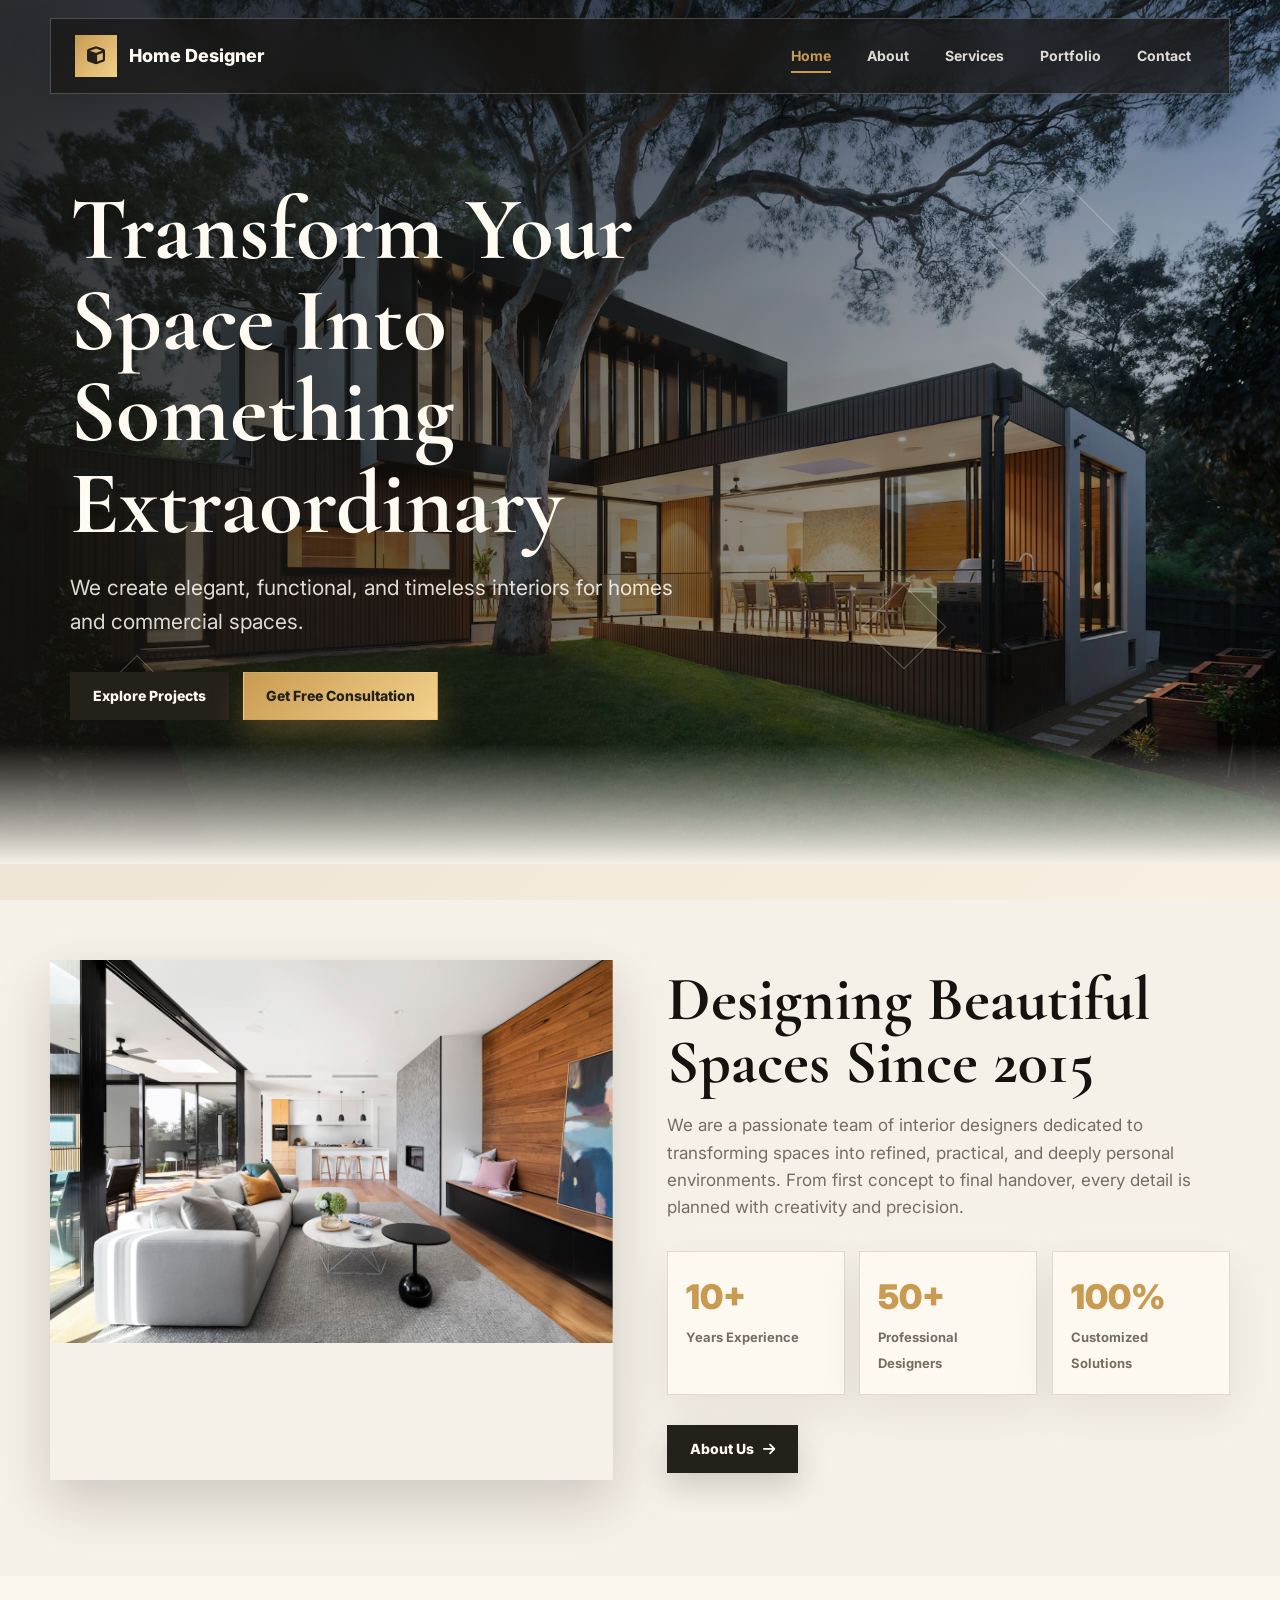
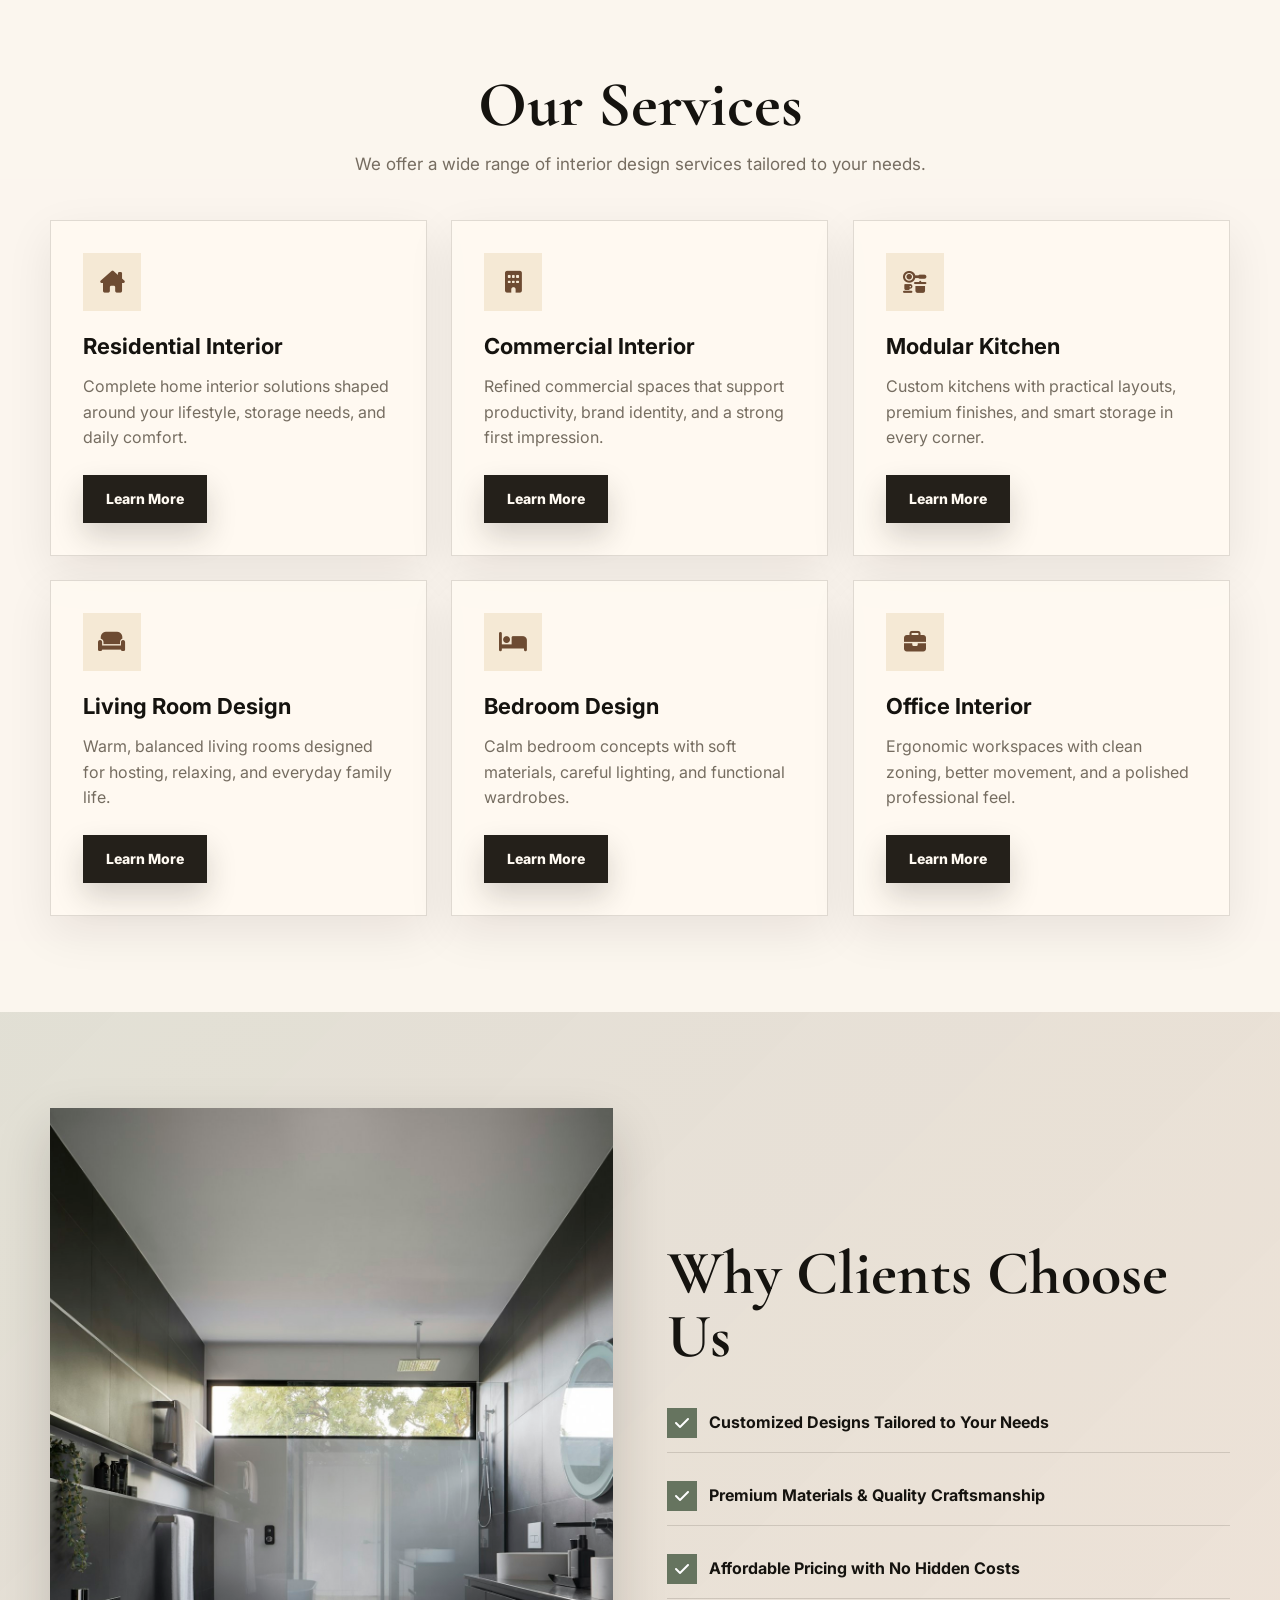
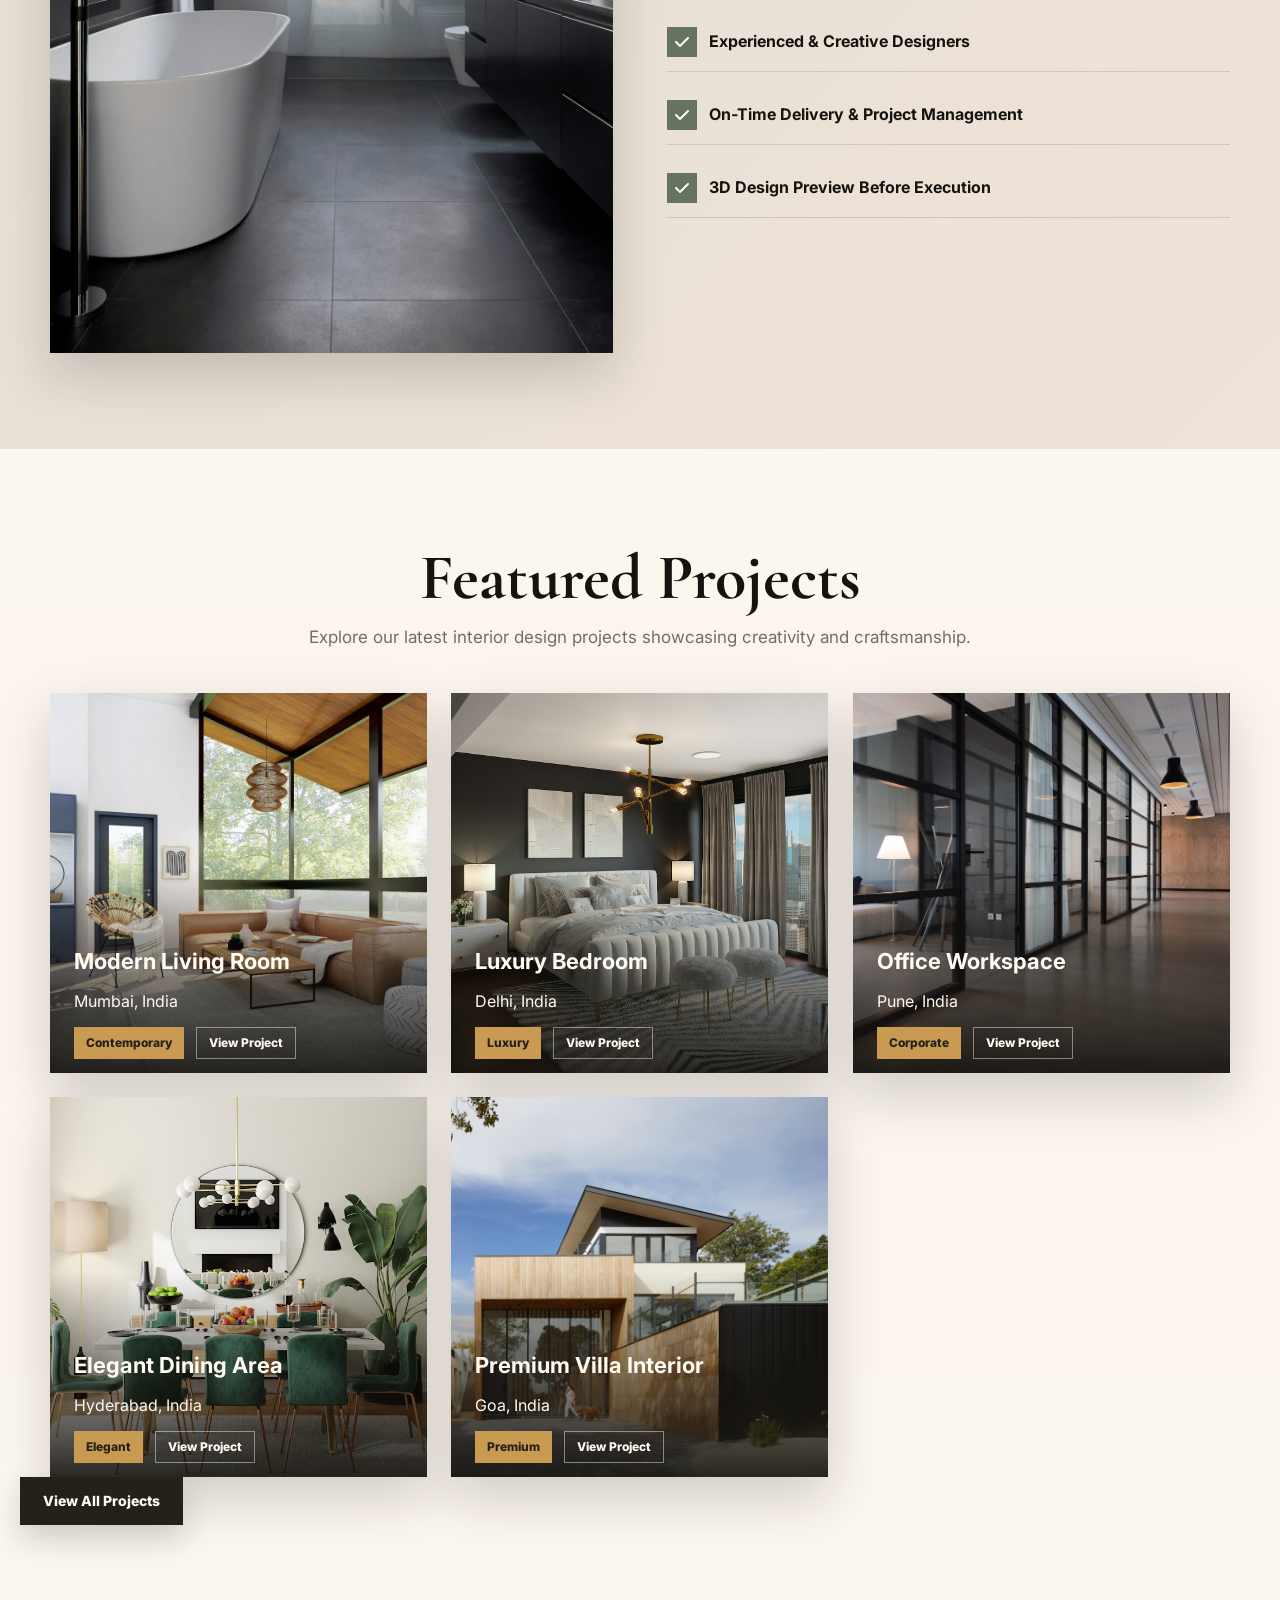
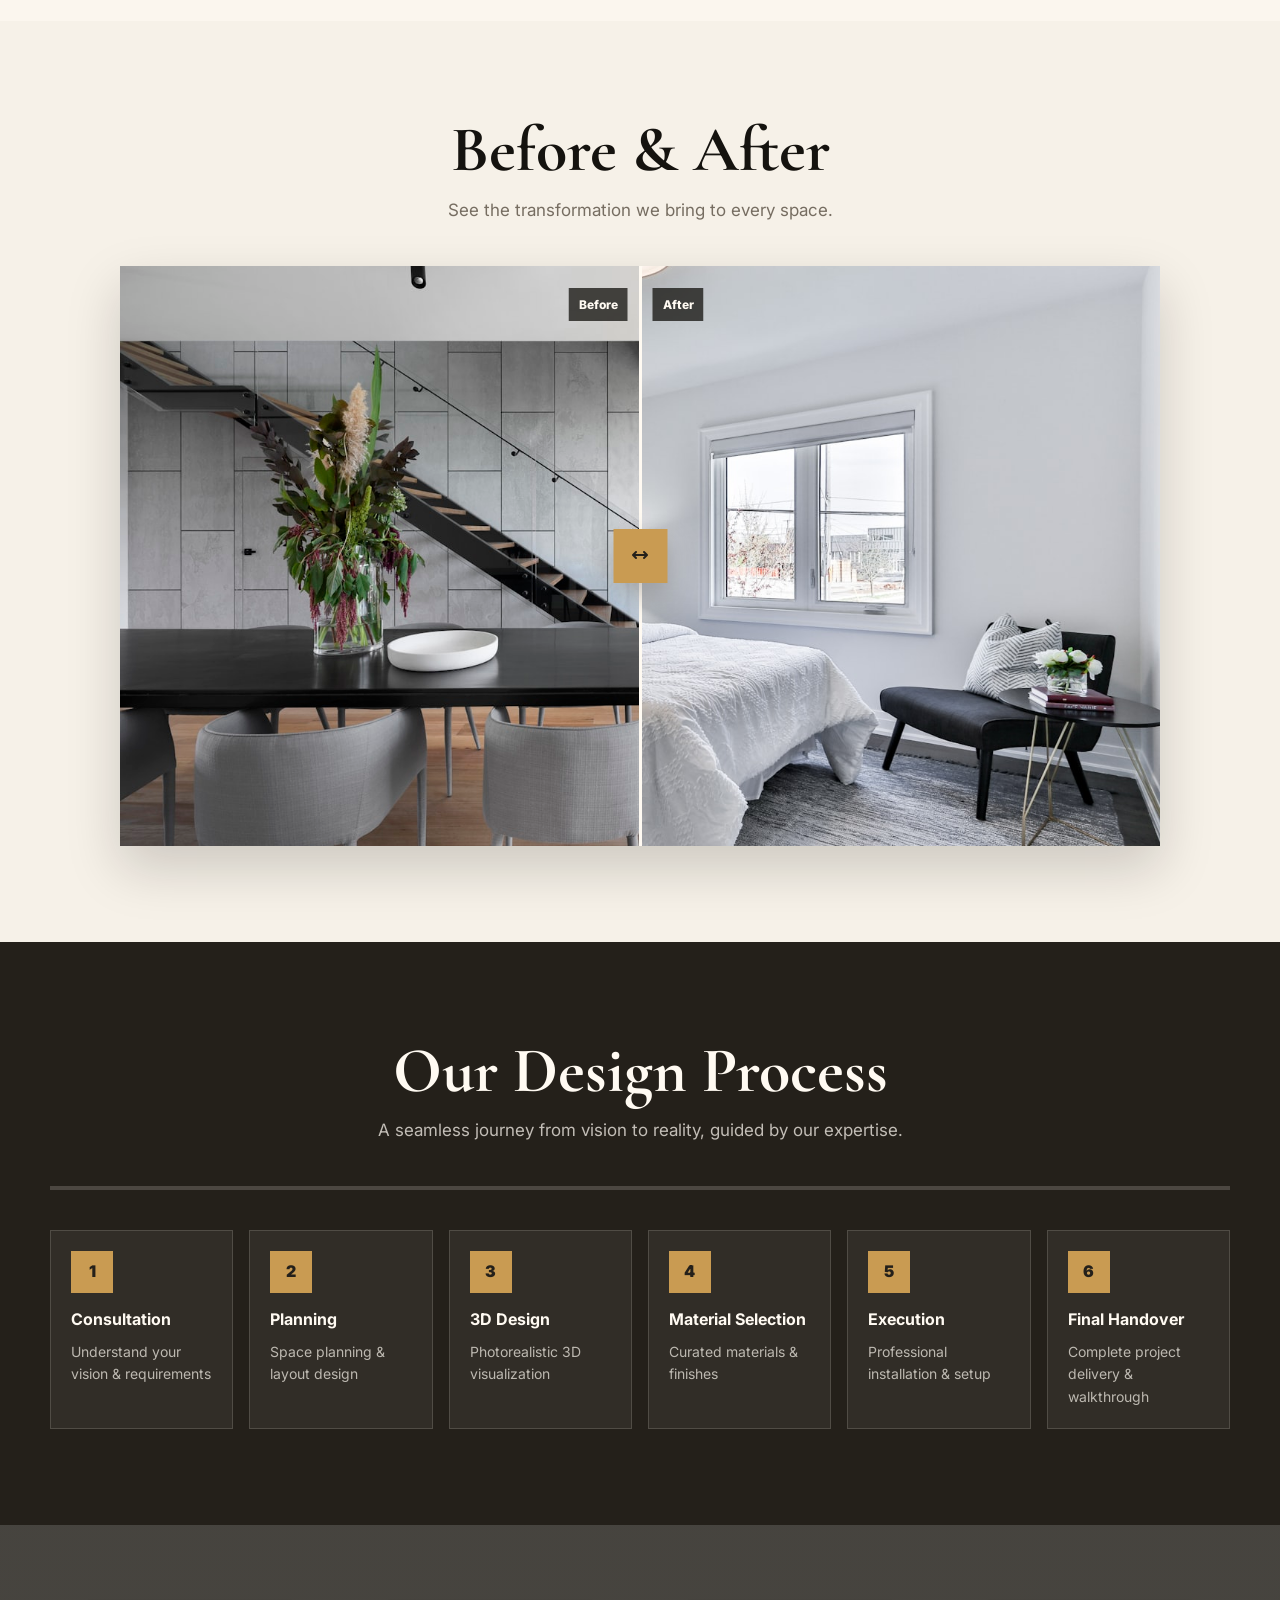
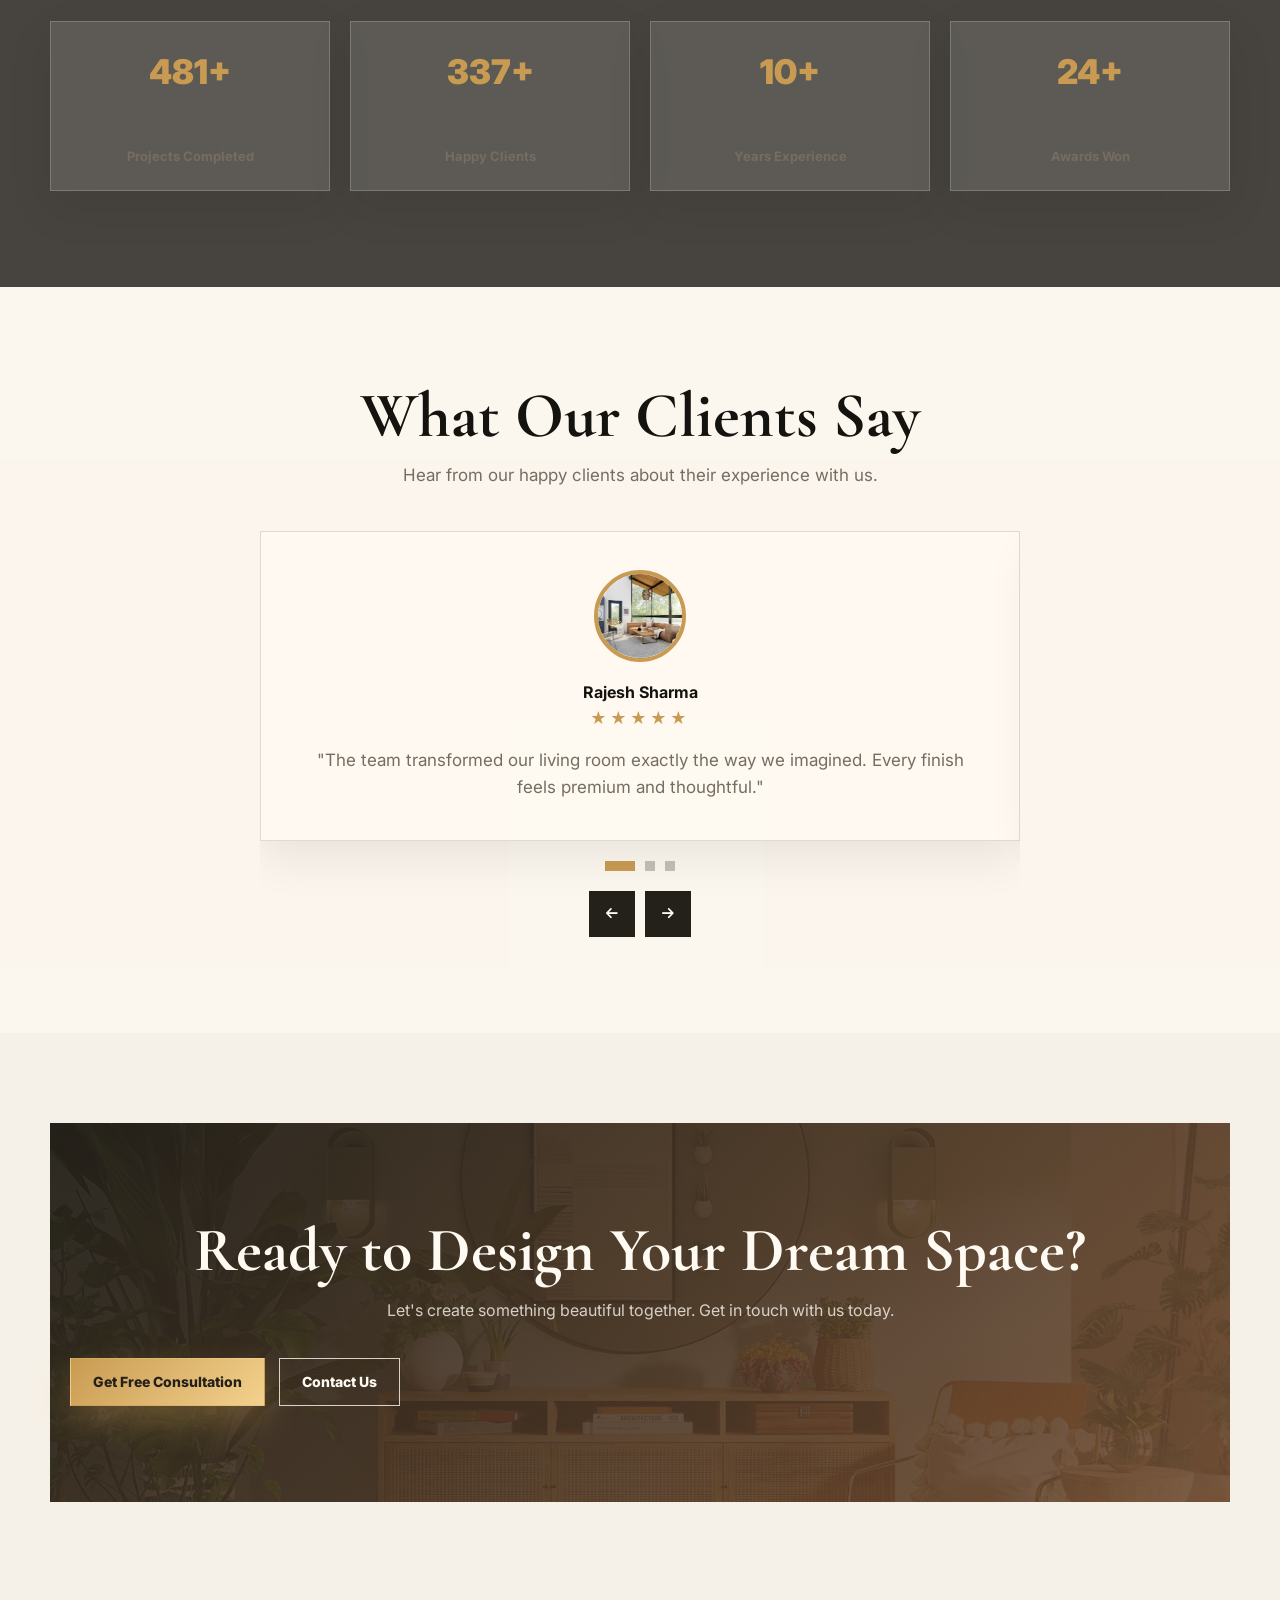
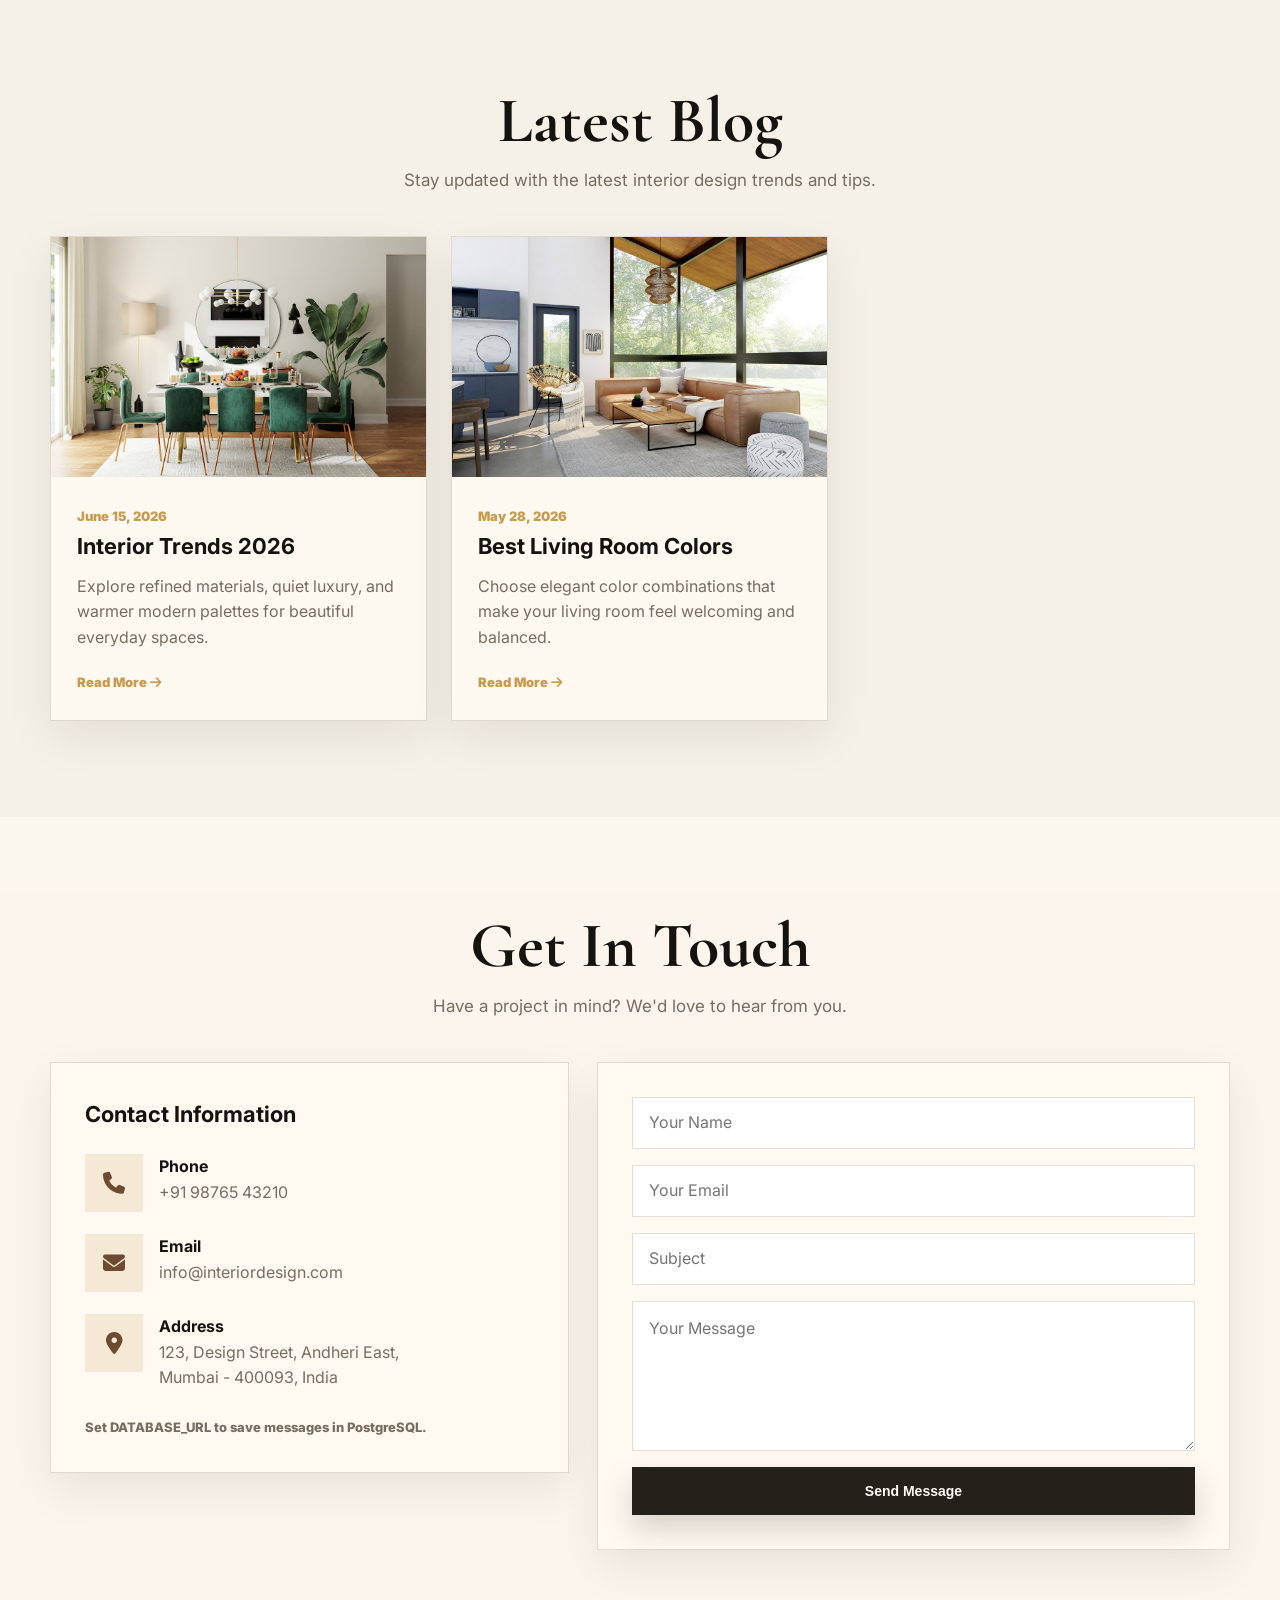
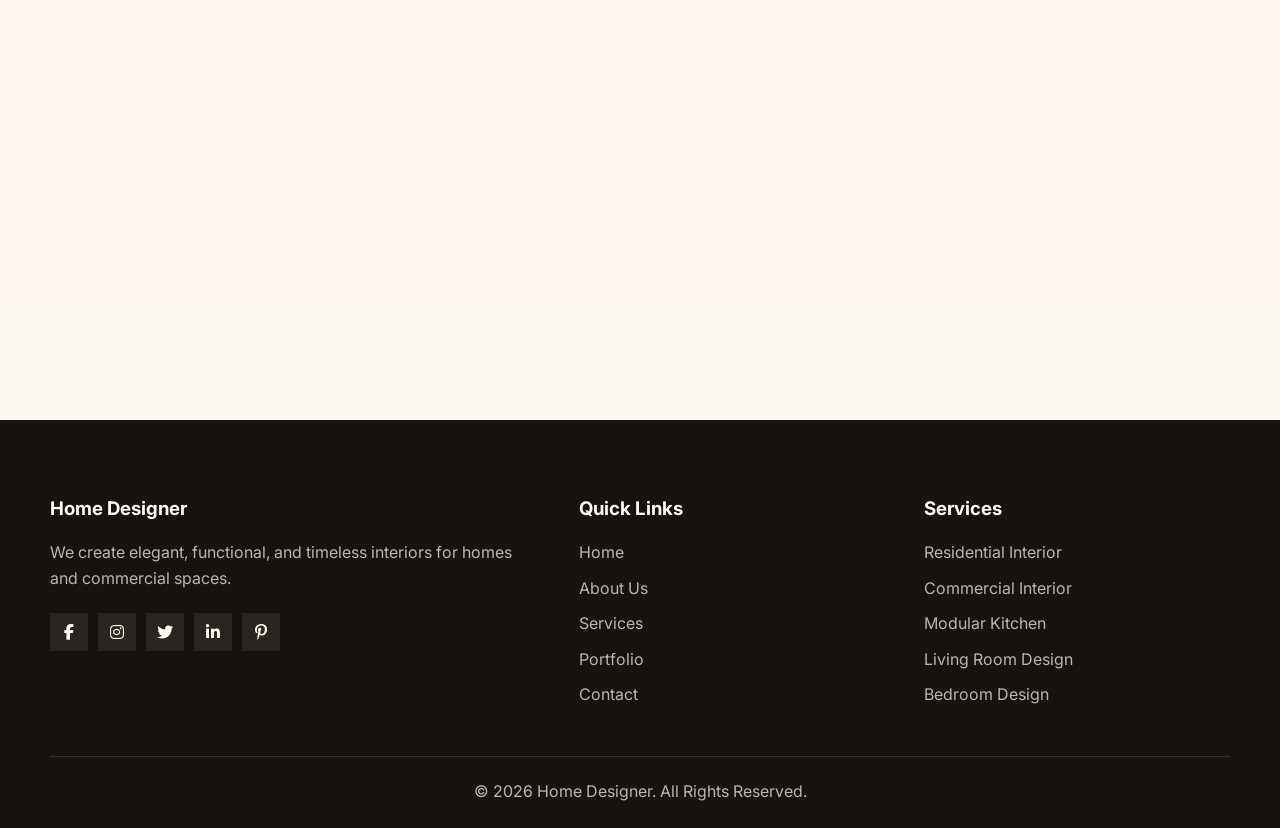
<file: index.html>
<!DOCTYPE html>
<html lang="en">
<head>
    <meta charset="UTF-8">
    <meta name="viewport" content="width=device-width, initial-scale=1.0">
    <title>Home Designer - Premium Interior Design Studio</title>
    <meta name="description" content="Premium interior design services for homes, offices, kitchens, bedrooms, and commercial spaces.">
    <link rel="preconnect" href="https://fonts.googleapis.com">
    <link rel="preconnect" href="https://fonts.gstatic.com" crossorigin>
    <link href="https://fonts.googleapis.com/css2?family=Cormorant+Garamond:wght@600;700&family=Inter:wght@400;500;600;700;800&display=swap" rel="stylesheet">
    <link rel="stylesheet" href="https://cdnjs.cloudflare.com/ajax/libs/font-awesome/6.5.0/css/all.min.css">
    <link rel="stylesheet" href="static/css/style.css">
</head>
<body>
    <div class="animated-bg" aria-hidden="true"></div>

    <header>
        <nav class="navbar" id="navbar">
            <a class="nav-logo" href="#home" aria-label="Home Designer home">
                <span class="logo-mark"><i class="fa-solid fa-cube"></i></span>
                <span class="logo-text">Home Designer</span>
            </a>
            <button class="hamburger" id="hamburger" aria-label="Toggle navigation" aria-expanded="false">
                <span></span>
                <span></span>
                <span></span>
            </button>
            <div class="sidebar-overlay" id="sidebarOverlay"></div>
            <div class="nav-links" id="navLinks">
                <div class="sidebar-header">
                    <div class="sidebar-brand">
                        <span class="logo-mark"><i class="fa-solid fa-cube"></i></span>
                        <div>
                            <span class="logo-text">Home Designer</span>
                            <small>Interior Studio</small>
                        </div>
                    </div>
                    <button class="sidebar-close" id="sidebarClose" aria-label="Close navigation">
                        <i class="fa-solid fa-xmark"></i>
                    </button>
                </div>
                <ul class="nav-links-list">
                    <li><a href="#home" class="active">Home</a></li>
                    <li><a href="#about">About</a></li>
                    <li><a href="#services">Services</a></li>
                    <li><a href="#portfolio">Portfolio</a></li>
                    <li><a href="#contact">Contact</a></li>
                </ul>
            </div>
        </nav>
    </header>

    <main>
        <section class="hero" id="home">
            <div class="floating-element" aria-hidden="true"></div>
            <div class="floating-element" aria-hidden="true"></div>
            <div class="floating-element" aria-hidden="true"></div>
            <div class="hero-content">
                <h1>Transform Your Space Into Something Extraordinary</h1>
                <p>We create elegant, functional, and timeless interiors for homes and commercial spaces.</p>
                <div class="hero-buttons">
                    <a href="#portfolio" class="btn btn-primary">Explore Projects</a>
                    <a href="#contact" class="btn btn-gold">Get Free Consultation</a>
                </div>
            </div>
        </section>

        <section class="about-preview" id="about">
            <div class="split-content animate-on-scroll">
                <div class="media-block animate-slide-left">
                    <img src="static/images/about-preview.jpg" alt="Premium living room interior" loading="lazy">
                </div>
                <div class="copy-block animate-slide-right">
                    <h2>Designing Beautiful Spaces Since 2015</h2>
                    <p>We are a passionate team of interior designers dedicated to transforming spaces into refined, practical, and deeply personal environments. From first concept to final handover, every detail is planned with creativity and precision.</p>
                    <div class="about-stats animate-stagger">
                        <div class="stat-item">
                            <span class="number">10+</span>
                            <span class="label">Years Experience</span>
                        </div>
                        <div class="stat-item">
                            <span class="number">50+</span>
                            <span class="label">Professional Designers</span>
                        </div>
                        <div class="stat-item">
                            <span class="number">100%</span>
                            <span class="label">Customized Solutions</span>
                        </div>
                    </div>
                    <a href="#services" class="btn btn-primary">About Us <i class="fa-solid fa-arrow-right"></i></a>
                </div>
            </div>
        </section>

        <section class="services" id="services">
            <h2 class="section-title animate-on-scroll">Our Services</h2>
            <p class="section-subtitle animate-on-scroll">We offer a wide range of interior design services tailored to your needs.</p>
            <div class="services-grid animate-stagger">
                <article class="service-card">
                        <span class="icon"><i class="fa-solid fa-house-chimney"></i></span>
                        <h3>Residential Interior</h3>
                        <p>Complete home interior solutions shaped around your lifestyle, storage needs, and daily comfort.</p>
                        <a href="#contact" class="btn btn-primary">Learn More</a>
                    </article>
                    <article class="service-card">
                        <span class="icon"><i class="fa-solid fa-building"></i></span>
                        <h3>Commercial Interior</h3>
                        <p>Refined commercial spaces that support productivity, brand identity, and a strong first impression.</p>
                        <a href="#contact" class="btn btn-primary">Learn More</a>
                    </article>
                    <article class="service-card">
                        <span class="icon"><i class="fa-solid fa-kitchen-set"></i></span>
                        <h3>Modular Kitchen</h3>
                        <p>Custom kitchens with practical layouts, premium finishes, and smart storage in every corner.</p>
                        <a href="#contact" class="btn btn-primary">Learn More</a>
                    </article>
                    <article class="service-card">
                        <span class="icon"><i class="fa-solid fa-couch"></i></span>
                        <h3>Living Room Design</h3>
                        <p>Warm, balanced living rooms designed for hosting, relaxing, and everyday family life.</p>
                        <a href="#contact" class="btn btn-primary">Learn More</a>
                    </article>
                    <article class="service-card">
                        <span class="icon"><i class="fa-solid fa-bed"></i></span>
                        <h3>Bedroom Design</h3>
                        <p>Calm bedroom concepts with soft materials, careful lighting, and functional wardrobes.</p>
                        <a href="#contact" class="btn btn-primary">Learn More</a>
                    </article>
                    <article class="service-card">
                        <span class="icon"><i class="fa-solid fa-briefcase"></i></span>
                        <h3>Office Interior</h3>
                        <p>Ergonomic workspaces with clean zoning, better movement, and a polished professional feel.</p>
                        <a href="#contact" class="btn btn-primary">Learn More</a>
                    </article>
            </div>
        </section>

        <section class="why-choose-us">
            <div class="split-content animate-on-scroll">
                <div class="media-block animate-slide-left">
                    <img src="static/images/why-choose-us.jpg" alt="Premium interior craftsmanship" loading="lazy">
                </div>
                <div class="copy-block animate-slide-right">
                    <h2>Why Clients Choose Us</h2>
                    <ul class="features-list animate-stagger">
                        <li><span class="check"><i class="fa-solid fa-check"></i></span> Customized Designs Tailored to Your Needs</li>
                        <li><span class="check"><i class="fa-solid fa-check"></i></span> Premium Materials & Quality Craftsmanship</li>
                        <li><span class="check"><i class="fa-solid fa-check"></i></span> Affordable Pricing with No Hidden Costs</li>
                        <li><span class="check"><i class="fa-solid fa-check"></i></span> Experienced & Creative Designers</li>
                        <li><span class="check"><i class="fa-solid fa-check"></i></span> On-Time Delivery & Project Management</li>
                        <li><span class="check"><i class="fa-solid fa-check"></i></span> 3D Design Preview Before Execution</li>
                    </ul>
                </div>
            </div>
        </section>

        <section class="projects" id="portfolio">
            <h2 class="section-title animate-on-scroll">Featured Projects</h2>
            <p class="section-subtitle animate-on-scroll">Explore our latest interior design projects showcasing creativity and craftsmanship.</p>
            <div class="projects-grid animate-stagger">
                <article class="project-card">
                        <img src="static/images/modern-living-room.jpg" alt="Modern Living Room" loading="lazy">
                        <div class="project-overlay">
                            <h3>Modern Living Room</h3>
                            <p>Mumbai, India</p>
                            <span class="style-tag">Contemporary</span>
                            <span class="view-btn">View Project</span>
                        </div>
                    </article>
                    <article class="project-card">
                        <img src="static/images/luxury-bedroom.jpg" alt="Luxury Bedroom" loading="lazy">
                        <div class="project-overlay">
                            <h3>Luxury Bedroom</h3>
                            <p>Delhi, India</p>
                            <span class="style-tag">Luxury</span>
                            <span class="view-btn">View Project</span>
                        </div>
                    </article>
                    <article class="project-card">
                        <img src="static/images/office-workspace.jpg" alt="Office Workspace" loading="lazy">
                        <div class="project-overlay">
                            <h3>Office Workspace</h3>
                            <p>Pune, India</p>
                            <span class="style-tag">Corporate</span>
                            <span class="view-btn">View Project</span>
                        </div>
                    </article>
                    <article class="project-card">
                        <img src="static/images/elegant-dining-area.jpg" alt="Elegant Dining Area" loading="lazy">
                        <div class="project-overlay">
                            <h3>Elegant Dining Area</h3>
                            <p>Hyderabad, India</p>
                            <span class="style-tag">Elegant</span>
                            <span class="view-btn">View Project</span>
                        </div>
                    </article>
                    <article class="project-card">
                        <img src="static/images/premium-villa-interior.jpg" alt="Premium Villa Interior" loading="lazy">
                        <div class="project-overlay">
                            <h3>Premium Villa Interior</h3>
                            <p>Goa, India</p>
                            <span class="style-tag">Premium</span>
                            <span class="view-btn">View Project</span>
                        </div>
                    </article>
            </div>
            <a href="#contact" class="btn btn-primary animate-on-scroll">View All Projects</a>
        </section>

        <section class="before-after-section">
            <h2 class="section-title animate-on-scroll">Before & After</h2>
            <p class="section-subtitle animate-on-scroll">See the transformation we bring to every space.</p>
            <div class="before-after-container animate-scale" id="beforeAfterSlider">
                <div class="before-after-wrapper">
                    <img src="static/images/before-renovation.jpg" alt="Before renovation" class="before-image" loading="lazy">
                    <img src="static/images/after-renovation.jpg" alt="After renovation" class="after-image" id="afterImage" loading="lazy">
                    <div class="slider-handle" id="sliderHandle">
                        <span class="slider-label before">Before</span>
                        <span class="slider-label after">After</span>
                    </div>
                </div>
            </div>
        </section>

        <section class="design-process">
            <h2 class="section-title animate-on-scroll">Our Design Process</h2>
            <p class="section-subtitle animate-on-scroll">A seamless journey from vision to reality, guided by our expertise.</p>
            <div class="timeline" id="timeline">
                <div class="timeline-progress"><div class="timeline-progress-fill" id="timelineFill"></div></div>
                <article class="timeline-step">
                        <div class="step-number">1</div>
                        <h4>Consultation</h4>
                        <p>Understand your vision & requirements</p>
                    </article>
                    <article class="timeline-step">
                        <div class="step-number">2</div>
                        <h4>Planning</h4>
                        <p>Space planning & layout design</p>
                    </article>
                    <article class="timeline-step">
                        <div class="step-number">3</div>
                        <h4>3D Design</h4>
                        <p>Photorealistic 3D visualization</p>
                    </article>
                    <article class="timeline-step">
                        <div class="step-number">4</div>
                        <h4>Material Selection</h4>
                        <p>Curated materials & finishes</p>
                    </article>
                    <article class="timeline-step">
                        <div class="step-number">5</div>
                        <h4>Execution</h4>
                        <p>Professional installation & setup</p>
                    </article>
                    <article class="timeline-step">
                        <div class="step-number">6</div>
                        <h4>Final Handover</h4>
                        <p>Complete project delivery & walkthrough</p>
                    </article>
            </div>
        </section>

        <section class="stats" id="stats">
            <div class="stats-grid">
                <div class="stat-card animate-on-scroll"><span class="number" data-target="500">0</span><span class="label">Projects Completed</span></div>
                <div class="stat-card animate-on-scroll"><span class="number" data-target="350">0</span><span class="label">Happy Clients</span></div>
                <div class="stat-card animate-on-scroll"><span class="number" data-target="10">0</span><span class="label">Years Experience</span></div>
                <div class="stat-card animate-on-scroll"><span class="number" data-target="25">0</span><span class="label">Awards Won</span></div>
            </div>
        </section>

        <section class="testimonials" id="testimonials">
            <h2 class="section-title animate-on-scroll">What Our Clients Say</h2>
            <p class="section-subtitle animate-on-scroll">Hear from our happy clients about their experience with us.</p>
            <div class="testimonials-slider" id="testimonialSlider">
                <div class="testimonials-track" id="testimonialTrack">
                    <article class="testimonial-card active">
                            <img src="static/images/modern-living-room.jpg" alt="Client Rajesh Sharma" class="client-img" loading="lazy">
                            <h4>Rajesh Sharma</h4>
                            <div class="stars">★★★★★</div>
                            <p class="feedback">"The team transformed our living room exactly the way we imagined. Every finish feels premium and thoughtful."</p>
                        </article>
                        <article class="testimonial-card">
                            <img src="static/images/office-workspace.jpg" alt="Client Priya Patel" class="client-img" loading="lazy">
                            <h4>Priya Patel</h4>
                            <div class="stars">★★★★★</div>
                            <p class="feedback">"Professional, creative, and detail-oriented. Our office now feels sharp, open, and aligned with our brand."</p>
                        </article>
                        <article class="testimonial-card">
                            <img src="static/images/luxury-bedroom.jpg" alt="Client Sunita Reddy" class="client-img" loading="lazy">
                            <h4>Sunita Reddy</h4>
                            <div class="stars">★★★★★</div>
                            <p class="feedback">"Our bedroom finally feels restful and elegant. The material selection was excellent."</p>
                        </article>
                </div>
                <div class="testimonial-dots" id="testimonialDots">
                    <button class="testimonial-dot active" data-index="0" aria-label="Go to testimonial 1"></button>
                    <button class="testimonial-dot" data-index="1" aria-label="Go to testimonial 2"></button>
                    <button class="testimonial-dot" data-index="2" aria-label="Go to testimonial 3"></button>
                </div>
                <div class="testimonial-controls">
                    <button id="prevTestimonial" aria-label="Previous testimonial"><i class="fa-solid fa-arrow-left"></i></button>
                    <button id="nextTestimonial" aria-label="Next testimonial"><i class="fa-solid fa-arrow-right"></i></button>
                </div>
            </div>
        </section>

        <section class="cta-section animate-on-scroll">
            <h2>Ready to Design Your Dream Space?</h2>
            <p>Let's create something beautiful together. Get in touch with us today.</p>
            <div class="cta-buttons">
                <a href="#contact" class="btn btn-gold">Get Free Consultation</a>
                <a href="#contact" class="btn btn-secondary">Contact Us</a>
            </div>
        </section>

        <section class="blog">
            <h2 class="section-title animate-on-scroll">Latest Blog</h2>
            <p class="section-subtitle animate-on-scroll">Stay updated with the latest interior design trends and tips.</p>
            <div class="blog-grid animate-stagger">
                <article class="blog-card">
                        <img src="static/images/elegant-dining-area.jpg" alt="Interior Trends 2026" loading="lazy">
                        <div class="blog-content">
                            <span class="date">June 15, 2026</span>
                            <h3>Interior Trends 2026</h3>
                            <p>Explore refined materials, quiet luxury, and warmer modern palettes for beautiful everyday spaces.</p>
                            <a href="#contact" class="read-more">Read More <i class="fa-solid fa-arrow-right"></i></a>
                        </div>
                    </article>
                    <article class="blog-card">
                        <img src="static/images/modern-living-room.jpg" alt="Best Living Room Colors" loading="lazy">
                        <div class="blog-content">
                            <span class="date">May 28, 2026</span>
                            <h3>Best Living Room Colors</h3>
                            <p>Choose elegant color combinations that make your living room feel welcoming and balanced.</p>
                            <a href="#contact" class="read-more">Read More <i class="fa-solid fa-arrow-right"></i></a>
                        </div>
                    </article>
            </div>
        </section>

        <section class="contact-preview" id="contact">
            <h2 class="section-title animate-on-scroll">Get In Touch</h2>
            <p class="section-subtitle animate-on-scroll">Have a project in mind? We'd love to hear from you.</p>
            <div class="contact-wrapper animate-on-scroll">
                <div class="contact-info">
                    <h3>Contact Information</h3>
                    <div class="contact-detail">
                        <div class="icon"><i class="fa-solid fa-phone"></i></div>
                        <div><h4>Phone</h4><p>+91 98765 43210</p></div>
                    </div>
                    <div class="contact-detail">
                        <div class="icon"><i class="fa-solid fa-envelope"></i></div>
                        <div><h4>Email</h4><p>info@interiordesign.com</p></div>
                    </div>
                    <div class="contact-detail">
                        <div class="icon"><i class="fa-solid fa-location-dot"></i></div>
                        <div><h4>Address</h4><p>123, Design Street, Andheri East,<br>Mumbai - 400093, India</p></div>
                    </div>
                    <p class="db-note">Set DATABASE_URL to save messages in PostgreSQL.</p>
                </div>
                <form class="contact-form" id="contactForm" method="post" action="#contact">
                                        <input type="text" name="name" placeholder="Your Name" required>
                    <input type="email" name="email" placeholder="Your Email" required>
                    <input type="text" name="subject" placeholder="Subject">
                    <textarea name="message" placeholder="Your Message" required></textarea>
                    <button type="submit" class="btn btn-primary" id="submitBtn">Send Message</button>
                </form>
            </div>
            <div class="map-container animate-on-scroll">
                <iframe src="https://www.google.com/maps/embed?pb=!1m18!1m12!1m3!1d114732.5!2d84.3600!3d26.2183!2m3!1f0!2f0!3f0!3m2!1i1024!2i768!4f13.1!3m3!1m2!1s0x39ed5a2f1a3b1234%3A0x0!2zMjbCsDEzJzA1LjkiTiA4NMKwMjEnMzYuMCJF!5e0!3m2!1sen!2sin!4v1" allowfullscreen loading="lazy" title="Home Designer Office Location"></iframe>
            </div>
        </section>
    </main>

    <button id="backToTop" class="back-to-top" aria-label="Back to top"><i class="fa-solid fa-arrow-up"></i></button>

    <footer class="footer animate-on-scroll">
        <div class="footer-grid">
            <div class="footer-col">
                <h3>Home Designer</h3>
                <p>We create elegant, functional, and timeless interiors for homes and commercial spaces.</p>
                <div class="social-links">
                    <a href="#" aria-label="Facebook"><i class="fab fa-facebook-f"></i></a>
                    <a href="#" aria-label="Instagram"><i class="fab fa-instagram"></i></a>
                    <a href="#" aria-label="Twitter"><i class="fab fa-twitter"></i></a>
                    <a href="#" aria-label="LinkedIn"><i class="fab fa-linkedin-in"></i></a>
                    <a href="#" aria-label="Pinterest"><i class="fab fa-pinterest-p"></i></a>
                </div>
            </div>
            <div class="footer-col">
                <h3>Quick Links</h3>
                <ul>
                    <li><a href="#home">Home</a></li>
                    <li><a href="#about">About Us</a></li>
                    <li><a href="#services">Services</a></li>
                    <li><a href="#portfolio">Portfolio</a></li>
                    <li><a href="#contact">Contact</a></li>
                </ul>
            </div>
            <div class="footer-col">
                <h3>Services</h3>
                <ul>
                    <li><a href="#services">Residential Interior</a></li>
                        <li><a href="#services">Commercial Interior</a></li>
                        <li><a href="#services">Modular Kitchen</a></li>
                        <li><a href="#services">Living Room Design</a></li>
                        <li><a href="#services">Bedroom Design</a></li>
                </ul>
            </div>
        </div>
        <div class="footer-bottom">
            <p>© 2026 Home Designer. All Rights Reserved.</p>
        </div>
    </footer>

    <script src="static/js/main.js"></script>
</body>
</html>
</file>
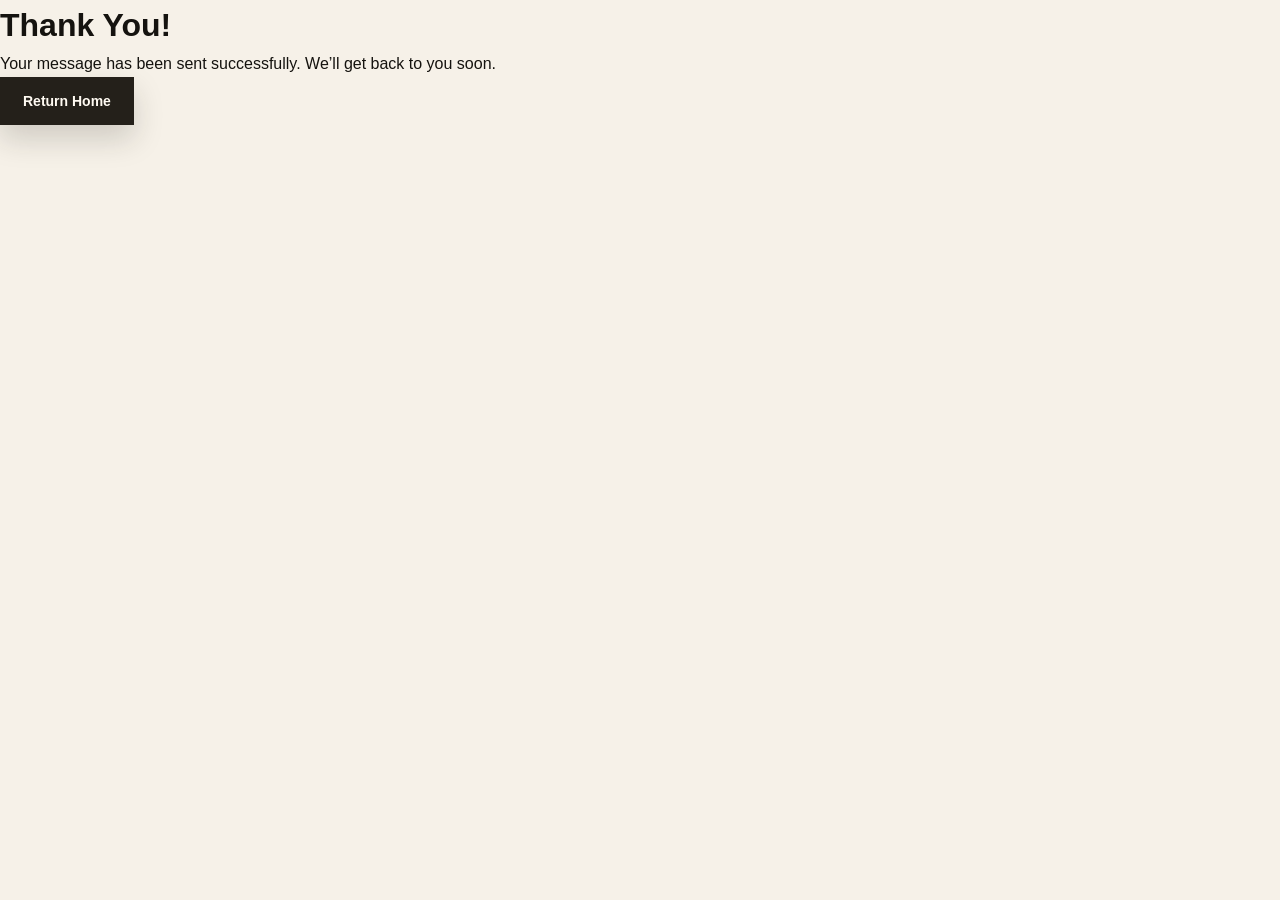
<file: success.html>
<!DOCTYPE html>
<html lang="en">
<head>
    <meta charset="UTF-8">
    <meta name="viewport" content="width=device-width, initial-scale=1.0">
    <title>Message Received | Home Designer</title>
    <meta name="description" content="Thank you for contacting Home Designer. Your message has been received.">
    <meta name="robots" content="noindex, follow">
    <link rel="stylesheet" href="static/css/style.css">
</head>
<body>
    <main class="success-page">
        <div class="success-card">
            <h1>Thank You!</h1>
            <p>Your message has been sent successfully. We’ll get back to you soon.</p>
            <a href="/" class="btn btn-primary">Return Home</a>
        </div>
    </main>
</body>
</html>
</file>
<file: static/css/style.css>
:root {
    --ink: #15130f;
    --charcoal: #24201a;
    --walnut: #6d4b32;
    --gold: #c99b52;
    --sage: #66745f;
    --clay: #b66b52;
    --cream: #f6f1e8;
    --paper: #fffaf2;
    --muted: #766d61;
    --line: rgba(36, 32, 26, 0.14);
    --shadow: 0 22px 50px rgba(21, 19, 15, 0.18);
    --ease-soft: cubic-bezier(0.22, 1, 0.36, 1);
    --ease-smooth: cubic-bezier(0.16, 1, 0.3, 1);
    --ease-out: cubic-bezier(0.33, 1, 0.68, 1);
}

* {
    box-sizing: border-box;
    margin: 0;
    padding: 0;
}

.hidden {
    display: none !important;
}

html {
    scroll-behavior: smooth;
    -webkit-text-size-adjust: 100%;
}

body {
    min-height: 100vh;
    overflow-x: hidden;
    background: var(--cream);
    color: var(--ink);
    font-family: "Inter", Arial, sans-serif;
    line-height: 1.6;
    text-rendering: optimizeLegibility;
    -webkit-font-smoothing: antialiased;
    overscroll-behavior-y: none;
}

body.sidebar-open {
    overflow: hidden;
}

a {
    color: inherit;
    text-decoration: none;
}

img {
    display: block;
    width: 100%;
    height: 100%;
    object-fit: cover;
}

.animated-bg {
    position: fixed;
    inset: 0;
    z-index: -2;
    background:
        radial-gradient(circle at 12% 18%, rgba(102, 116, 95, 0.22), transparent 30%),
        radial-gradient(circle at 85% 8%, rgba(201, 155, 82, 0.22), transparent 28%),
        linear-gradient(135deg, #fffaf2 0%, #eee5d6 42%, #f8f0e2 100%);
}

header {
    position: fixed;
    top: 0;
    left: 0;
    right: 0;
    z-index: 50;
}

.navbar {
    width: min(1180px, calc(100% - 40px));
    height: 76px;
    margin: 18px auto 0;
    padding: 0 24px;
    display: flex;
    align-items: center;
    justify-content: space-between;
    border: 1px solid rgba(255, 255, 255, 0.22);
    background: rgba(21, 19, 15, 0.62);
    color: #fffaf2;
    backdrop-filter: blur(18px);
    box-shadow: 0 18px 44px rgba(0, 0, 0, 0.16);
    transition:
        height 0.45s var(--ease-smooth),
        margin 0.45s var(--ease-smooth),
        background 0.45s var(--ease-smooth),
        box-shadow 0.45s var(--ease-smooth);
}

.navbar.scrolled {
    height: 68px;
    margin-top: 10px;
    background: rgba(21, 19, 15, 0.9);
}

.nav-logo,
.sidebar-brand {
    display: inline-flex;
    align-items: center;
    gap: 12px;
}

.logo-mark {
    width: 42px;
    aspect-ratio: 1;
    display: inline-grid;
    place-items: center;
    background: linear-gradient(135deg, var(--gold), #f2d08c);
    color: var(--charcoal);
    font-size: 18px;
}

.logo-text {
    font-weight: 800;
    font-size: 18px;
}

.nav-links-list {
    display: flex;
    align-items: center;
    gap: 8px;
    list-style: none;
}

.nav-links-list a {
    display: inline-flex;
    align-items: center;
    min-height: 42px;
    padding: 0 14px;
    color: rgba(255, 250, 242, 0.86);
    font-weight: 700;
    font-size: 14px;
    position: relative;
    transition: color 0.3s var(--ease-out);
}

.nav-links-list a::after {
    content: "";
    position: absolute;
    left: 14px;
    right: 14px;
    bottom: 4px;
    height: 2px;
    background: var(--gold);
    transform: scaleX(0);
    transform-origin: center;
    transition: transform 0.35s var(--ease-smooth);
}

.nav-links-list a:hover,
.nav-links-list a.active {
    color: var(--gold);
}

.nav-links-list a:hover::after,
.nav-links-list a.active::after {
    transform: scaleX(1);
}

.hamburger,
.sidebar-close,
.back-to-top,
.testimonial-controls button {
    border: 0;
    cursor: pointer;
    display: inline-grid;
    place-items: center;
}

.hamburger {
    display: none;
    width: 44px;
    aspect-ratio: 1;
    background: rgba(255, 250, 242, 0.12);
}

.hamburger span {
    width: 22px;
    height: 2px;
    background: #fffaf2;
    transition: transform 0.35s var(--ease-smooth), opacity 0.25s ease;
}

.hamburger.active span:nth-child(1) {
    transform: translateY(6px) rotate(45deg);
}

.hamburger.active span:nth-child(2) {
    opacity: 0;
}

.hamburger.active span:nth-child(3) {
    transform: translateY(-6px) rotate(-45deg);
}

.sidebar-header,
.sidebar-overlay {
    display: none;
}

.hero {
    position: relative;
    min-height: 96vh;
    display: grid;
    align-items: center;
    padding: 130px 20px 90px;
    overflow: hidden;
    color: #fffaf2;
    background:
        linear-gradient(90deg, rgba(21, 19, 15, 0.84), rgba(21, 19, 15, 0.54), rgba(21, 19, 15, 0.25)),
        url("../images/hero-bg.jpg") center/cover;
    animation: heroSettle 1.4s var(--ease-smooth) both;
}

.hero::after {
    content: "";
    position: absolute;
    left: 0;
    right: 0;
    bottom: 0;
    height: 120px;
    background: linear-gradient(transparent, var(--cream));
}

.hero-content {
    position: relative;
    z-index: 1;
    width: min(760px, 100%);
    margin-left: max(20px, calc((100vw - 1180px) / 2));
}

.hero h1,
.section-title,
.copy-block h2,
.cta-section h2 {
    font-family: "Cormorant Garamond", Georgia, serif;
    line-height: 1.02;
}

.hero h1 {
    max-width: 780px;
    font-size: clamp(46px, 7vw, 92px);
    font-weight: 700;
    animation: fadeUp 1s var(--ease-smooth) 0.1s both;
}

.hero p {
    max-width: 620px;
    margin-top: 22px;
    color: rgba(255, 250, 242, 0.86);
    font-size: clamp(17px, 2vw, 21px);
    animation: fadeUp 1s var(--ease-smooth) 0.24s both;
}

.hero-buttons,
.cta-buttons {
    display: flex;
    flex-wrap: wrap;
    gap: 14px;
    margin-top: 34px;
}

.btn {
    min-height: 48px;
    display: inline-flex;
    align-items: center;
    justify-content: center;
    gap: 9px;
    padding: 0 22px;
    border: 1px solid transparent;
    font-size: 14px;
    font-weight: 800;
    transition:
        transform 0.35s var(--ease-smooth),
        box-shadow 0.35s var(--ease-smooth),
        background 0.35s var(--ease-smooth),
        border-color 0.35s var(--ease-smooth);
    will-change: transform;
}

.btn:hover {
    transform: translateY(-3px);
}

.btn-primary {
    background: var(--charcoal);
    color: #fffaf2;
    box-shadow: 0 14px 30px rgba(36, 32, 26, 0.18);
}

.btn-gold {
    background: linear-gradient(135deg, var(--gold), #f3d18c);
    color: var(--charcoal);
    box-shadow: 0 16px 34px rgba(201, 155, 82, 0.32);
}

.btn-secondary {
    border-color: rgba(255, 250, 242, 0.8);
    color: #fffaf2;
}

.hero-buttons {
    animation: fadeUp 1s var(--ease-smooth) 0.38s both;
}

.floating-element {
    position: absolute;
    width: 96px;
    height: 96px;
    border: 1px solid rgba(255, 250, 242, 0.28);
    transform: rotate(45deg);
    animation: float 10s ease-in-out infinite;
    will-change: transform;
}

.floating-element:nth-child(1) {
    right: 14%;
    top: 22%;
}

.floating-element:nth-child(2) {
    right: 27%;
    bottom: 24%;
    width: 60px;
    height: 60px;
    animation-delay: 1.3s;
}

.floating-element:nth-child(3) {
    left: 9%;
    bottom: 18%;
    width: 44px;
    height: 44px;
    animation-delay: 2.2s;
}

section:not(.hero) {
    padding: 96px 20px;
}

.split-content,
.services-grid,
.projects-grid,
.stats-grid,
.blog-grid,
.contact-wrapper,
.footer-grid,
.timeline {
    width: min(1180px, 100%);
    margin: 0 auto;
}

.split-content {
    display: grid;
    grid-template-columns: 1fr 1fr;
    gap: 54px;
    align-items: center;
}

.media-block {
    min-height: 520px;
    overflow: hidden;
    box-shadow: var(--shadow);
    transition: transform 0.7s var(--ease-smooth), box-shadow 0.7s var(--ease-smooth);
}

.media-block:hover {
    transform: translateY(-6px);
    box-shadow: 0 28px 70px rgba(21, 19, 15, 0.22);
}

.copy-block h2 {
    font-size: clamp(38px, 5vw, 62px);
    margin-bottom: 18px;
}

.copy-block p,
.section-subtitle {
    color: var(--muted);
    font-size: 17px;
}

.about-stats {
    display: grid;
    grid-template-columns: repeat(3, 1fr);
    gap: 14px;
    margin: 30px 0;
}

.stat-item,
.service-card,
.stat-card,
.testimonial-card,
.blog-card,
.contact-info,
.contact-form {
    border: 1px solid var(--line);
    background: rgba(255, 250, 242, 0.82);
    box-shadow: 0 16px 44px rgba(21, 19, 15, 0.08);
    transition:
        transform 0.45s var(--ease-smooth),
        box-shadow 0.45s var(--ease-smooth),
        border-color 0.45s var(--ease-smooth);
}

.service-card:hover,
.blog-card:hover,
.stat-item:hover,
.contact-info:hover,
.contact-form:hover {
    transform: translateY(-6px);
    border-color: rgba(201, 155, 82, 0.38);
    box-shadow: 0 24px 58px rgba(21, 19, 15, 0.13);
}

.stat-item {
    padding: 18px;
}

.number {
    display: block;
    color: var(--gold);
    font-size: 34px;
    font-weight: 900;
}

.label {
    color: var(--muted);
    font-size: 13px;
    font-weight: 700;
}

.section-title {
    text-align: center;
    font-size: clamp(38px, 5vw, 64px);
    margin-bottom: 14px;
}

.section-subtitle {
    width: min(680px, 100%);
    margin: 0 auto 42px;
    text-align: center;
}

.services,
.projects,
.testimonials,
.contact-preview {
    background: rgba(255, 250, 242, 0.56);
}

.services-grid,
.projects-grid,
.blog-grid {
    display: grid;
    grid-template-columns: repeat(3, 1fr);
    gap: 24px;
}

.service-card {
    min-height: 318px;
    padding: 32px;
    display: flex;
    flex-direction: column;
    align-items: flex-start;
}

.service-card .icon,
.contact-detail .icon {
    width: 58px;
    aspect-ratio: 1;
    display: inline-grid;
    place-items: center;
    background: rgba(201, 155, 82, 0.18);
    color: var(--walnut);
    font-size: 22px;
    margin-bottom: 18px;
    transition: transform 0.45s var(--ease-smooth), background 0.45s var(--ease-smooth);
}

.service-card:hover .icon,
.contact-detail:hover .icon {
    transform: translateY(-3px) scale(1.04);
    background: rgba(201, 155, 82, 0.28);
}

.service-card h3,
.blog-card h3,
.project-overlay h3,
.contact-info h3 {
    font-size: 22px;
    margin-bottom: 10px;
}

.service-card p {
    color: var(--muted);
    flex: 1;
    margin-bottom: 24px;
}

.why-choose-us {
    background: linear-gradient(135deg, rgba(102, 116, 95, 0.14), rgba(182, 107, 82, 0.1));
}

.features-list {
    display: grid;
    gap: 14px;
    list-style: none;
    margin-top: 26px;
}

.features-list li {
    display: flex;
    gap: 12px;
    align-items: center;
    padding: 14px 0;
    border-bottom: 1px solid var(--line);
    font-weight: 700;
    transition: transform 0.35s var(--ease-out), color 0.35s var(--ease-out);
}

.features-list li:hover {
    transform: translateX(6px);
    color: var(--walnut);
}

.check {
    width: 30px;
    aspect-ratio: 1;
    display: inline-grid;
    place-items: center;
    background: var(--sage);
    color: #fff;
    flex: 0 0 auto;
}

.project-card {
    position: relative;
    min-height: 380px;
    overflow: hidden;
    box-shadow: var(--shadow);
    transition: transform 0.55s var(--ease-smooth), box-shadow 0.55s var(--ease-smooth);
}

.project-card img {
    transition: transform 0.8s var(--ease-smooth), filter 0.8s var(--ease-smooth);
}

.project-card:hover img {
    transform: scale(1.08);
    filter: saturate(1.08);
}

.project-card:hover {
    transform: translateY(-8px);
    box-shadow: 0 30px 72px rgba(21, 19, 15, 0.24);
}

.project-overlay {
    position: absolute;
    inset: auto 0 0;
    padding: 76px 24px 24px;
    color: #fffaf2;
    background: linear-gradient(transparent, rgba(21, 19, 15, 0.94));
    transform: translateY(10px);
    transition: transform 0.5s var(--ease-smooth);
}

.project-card:hover .project-overlay {
    transform: translateY(0);
}

.style-tag,
.view-btn {
    display: inline-flex;
    min-height: 32px;
    align-items: center;
    padding: 0 12px;
    margin-top: 12px;
    font-size: 12px;
    font-weight: 800;
}

.style-tag {
    background: var(--gold);
    color: var(--charcoal);
}

.view-btn {
    margin-left: 8px;
    border: 1px solid rgba(255, 250, 242, 0.45);
}

.before-after-container {
    width: min(1040px, calc(100% - 40px));
    margin: 0 auto;
}

.before-after-wrapper {
    position: relative;
    height: min(64vw, 580px);
    min-height: 360px;
    overflow: hidden;
    box-shadow: var(--shadow);
    touch-action: pan-y;
}

.before-after-wrapper.is-dragging {
    touch-action: none;
}

/* Mobile / small-screen adjustments */
@media (max-width: 900px) {
    .navbar {
        height: 64px;
        margin: 10px auto 0;
        padding: 0 12px;
    }
    /* Remove mobile sidebar: hide hamburger and sidebar elements, show top nav links */
    .hamburger {
        display: none !important;
    }
    .sidebar-header,
    .sidebar-overlay {
        display: none !important;
    }
    .nav-links {
        position: static;
    }
    .nav-links-list {
        display: flex !important;
        gap: 6px;
        flex-wrap: wrap;
        align-items: center;
        justify-content: center;
    }
    .nav-links-list a {
        padding: 8px 10px;
        min-height: 40px;
        font-size: 14px;
    }
    .hero {
        padding: 100px 12px 72px;
        min-height: 72vh;
        background-position: center 30%;
    }
    .hero-content { margin-left: 12px; }
    .hero h1 { font-size: clamp(28px, 7vw, 44px); }
    .split-content { grid-template-columns: 1fr; gap: 28px; }
    .media-block { min-height: 260px; }
    .project-card { min-height: 260px; }
    .project-card img,
    .testimonial-card img,
    .blog-card img,
    .media-block img,
    .before-image,
    .after-image {
        width: 100%;
        height: auto;
        aspect-ratio: 16/9;
        object-fit: cover;
    }
    .project-overlay { padding: 20px; }
    .project-tag, .style-tag { font-size: 11px; padding: 6px 10px; }
    .section-title { font-size: clamp(20px, 6vw, 28px); }
    .section-subtitle { font-size: 14px; }
    .btn { padding: 0 14px; min-height: 44px; }
    .testimonial-grid { gap: 18px; }
    .blog-grid { gap: 18px; }
    .footer-grid { grid-template-columns: 1fr; gap: 20px; }
}

.after-image {
    position: absolute;
    inset: 0;
    clip-path: inset(0 50% 0 0);
    transition: clip-path 0.18s linear;
}

.slider-handle {
    position: absolute;
    top: 0;
    bottom: 0;
    left: 50%;
    width: 3px;
    background: #fffaf2;
    cursor: ew-resize;
    transform: translateX(-50%);
    transition: left 0.18s linear, background 0.3s ease;
    will-change: left;
    touch-action: none;
}

.slider-handle::before {
    content: "\f07e";
    font-family: "Font Awesome 6 Free";
    font-weight: 900;
    position: absolute;
    top: 50%;
    left: 50%;
    width: 54px;
    aspect-ratio: 1;
    display: grid;
    place-items: center;
    transform: translate(-50%, -50%);
    background: var(--gold);
    color: var(--charcoal);
    box-shadow: 0 12px 28px rgba(0, 0, 0, 0.22);
    transition: transform 0.35s var(--ease-smooth), box-shadow 0.35s var(--ease-smooth);
}

.slider-handle:hover::before {
    transform: translate(-50%, -50%) scale(1.08);
    box-shadow: 0 18px 38px rgba(0, 0, 0, 0.26);
}

.slider-label {
    position: absolute;
    top: 22px;
    padding: 7px 10px;
    background: rgba(21, 19, 15, 0.76);
    color: #fffaf2;
    font-size: 12px;
    font-weight: 800;
}

.slider-label.before {
    right: 14px;
}

.slider-label.after {
    left: 14px;
}

.design-process {
    background: var(--charcoal);
    color: #fffaf2;
}

.design-process .section-subtitle {
    color: rgba(255, 250, 242, 0.72);
}

.timeline {
    position: relative;
    display: grid;
    grid-template-columns: repeat(6, 1fr);
    gap: 16px;
    padding-top: 44px;
}

.timeline-progress {
    position: absolute;
    top: 0;
    left: 0;
    right: 0;
    height: 4px;
    background: rgba(255, 250, 242, 0.18);
}

.timeline-progress-fill {
    width: 0;
    height: 100%;
    background: linear-gradient(90deg, var(--gold), var(--clay), var(--sage));
    transition: width 0.35s var(--ease-out);
}

.timeline-step {
    padding: 20px;
    border: 1px solid rgba(255, 250, 242, 0.15);
    background: rgba(255, 250, 242, 0.06);
    transition:
        transform 0.45s var(--ease-smooth),
        border-color 0.45s var(--ease-smooth),
        background 0.45s var(--ease-smooth);
}

.timeline-step.active {
    border-color: rgba(201, 155, 82, 0.65);
    background: rgba(201, 155, 82, 0.12);
    transform: translateY(-5px);
}

.step-number {
    width: 42px;
    aspect-ratio: 1;
    display: grid;
    place-items: center;
    margin-bottom: 14px;
    background: var(--gold);
    color: var(--charcoal);
    font-weight: 900;
}

.timeline-step h4 {
    margin-bottom: 8px;
}

.timeline-step p {
    color: rgba(255, 250, 242, 0.68);
    font-size: 14px;
}

.stats {
    background:
        linear-gradient(rgba(21, 19, 15, 0.78), rgba(21, 19, 15, 0.78)),
        url("../images/stats-bg.jpg") center/cover fixed;
}

.stats-grid {
    display: grid;
    grid-template-columns: repeat(4, 1fr);
    gap: 20px;
}

.stat-card {
    min-height: 170px;
    display: grid;
    place-items: center;
    text-align: center;
    background: rgba(255, 250, 242, 0.12);
    border-color: rgba(255, 250, 242, 0.2);
    color: #fffaf2;
}

.testimonials-slider {
    width: min(760px, 100%);
    margin: 0 auto;
    overflow: hidden;
}

.testimonials-track {
    display: flex;
    transition: transform 0.75s var(--ease-smooth);
    will-change: transform;
}

.testimonial-card {
    flex: 0 0 100%;
    padding: 38px;
    text-align: center;
    transform: scale(0.97);
    transition: transform 0.7s var(--ease-smooth), opacity 0.7s var(--ease-smooth);
}

.testimonial-card.active {
    transform: scale(1);
}

.client-img {
    width: 92px;
    height: 92px;
    margin: 0 auto 18px;
    border: 4px solid var(--gold);
    border-radius: 50%;
}

.stars {
    color: var(--gold);
    letter-spacing: 3px;
    margin-bottom: 16px;
}

.feedback {
    color: var(--muted);
    font-size: 17px;
}

.testimonial-dots,
.testimonial-controls {
    display: flex;
    align-items: center;
    justify-content: center;
    gap: 10px;
    margin-top: 20px;
}

.testimonial-dot {
    width: 10px;
    height: 10px;
    border: 0;
    background: rgba(36, 32, 26, 0.26);
    cursor: pointer;
    transition: width 0.35s var(--ease-smooth), background 0.35s var(--ease-smooth);
}

.testimonial-dot.active {
    width: 30px;
    background: var(--gold);
}

.testimonial-controls button,
.back-to-top {
    width: 46px;
    aspect-ratio: 1;
    background: var(--charcoal);
    color: #fffaf2;
    transition: transform 0.35s var(--ease-smooth), background 0.35s var(--ease-smooth), opacity 0.35s var(--ease-smooth);
}

.testimonial-controls button:hover,
.back-to-top:hover {
    transform: translateY(-3px);
    background: var(--walnut);
}

.cta-section {
    width: min(1180px, calc(100% - 40px));
    margin: 90px auto;
    padding: 74px 36px;
    text-align: center;
    color: #fffaf2;
    background:
        linear-gradient(135deg, rgba(36, 32, 26, 0.92), rgba(109, 75, 50, 0.88)),
        url("../images/cta-bg.jpg") center/cover;
}

.cta-section h2 {
    font-size: clamp(36px, 5vw, 62px);
}

.cta-section p {
    width: min(620px, 100%);
    margin: 16px auto 0;
    color: rgba(255, 250, 242, 0.78);
}

.blog-card {
    overflow: hidden;
}

.blog-card img {
    height: 240px;
    transition: transform 0.8s var(--ease-smooth);
}

.blog-card:hover img {
    transform: scale(1.06);
}

.blog-content {
    padding: 26px;
}

.date,
.read-more {
    color: var(--gold);
    font-size: 13px;
    font-weight: 900;
}

.blog-content p {
    color: var(--muted);
    margin: 10px 0 18px;
}

.contact-wrapper {
    display: grid;
    grid-template-columns: 0.82fr 1fr;
    gap: 28px;
    align-items: start;
}

.contact-info,
.contact-form {
    padding: 34px;
}

.contact-detail {
    display: flex;
    gap: 16px;
    align-items: flex-start;
    margin-top: 22px;
}

.contact-detail .icon {
    margin-bottom: 0;
}

.contact-detail p,
.db-note {
    color: var(--muted);
}

.db-note {
    margin-top: 26px;
    font-size: 13px;
    font-weight: 800;
}

.contact-form {
    display: grid;
    gap: 16px;
}

.contact-form input,
.contact-form textarea {
    width: 100%;
    border: 1px solid var(--line);
    background: #fff;
    min-height: 52px;
    padding: 0 16px;
    color: var(--ink);
    font: inherit;
    transition: border-color 0.3s var(--ease-out), box-shadow 0.3s var(--ease-out);
}

.contact-form input:focus,
.contact-form textarea:focus {
    outline: none;
    border-color: rgba(201, 155, 82, 0.7);
    box-shadow: 0 0 0 4px rgba(201, 155, 82, 0.14);
}

.contact-form textarea {
    min-height: 150px;
    padding-top: 14px;
    resize: vertical;
}

.form-alert {
    padding: 12px 14px;
    font-weight: 800;
    font-size: 14px;
}

.form-alert.success {
    background: rgba(102, 116, 95, 0.18);
    color: #45523f;
}

.form-alert.error {
    background: rgba(182, 107, 82, 0.18);
    color: #8b3e2b;
}

.form-alert.info {
    background: rgba(201, 155, 82, 0.2);
    color: #7a5423;
}

.map-container {
    width: min(1180px, 100%);
    height: 340px;
    margin: 34px auto 0;
}

.map-container iframe {
    width: 100%;
    height: 100%;
    border: 0;
    filter: saturate(0.8);
}

.back-to-top {
    position: fixed;
    right: 22px;
    bottom: 22px;
    opacity: 0;
    pointer-events: none;
    transform: translateY(12px);
    transition: opacity 0.35s var(--ease-smooth), transform 0.35s var(--ease-smooth), background 0.35s var(--ease-smooth);
    z-index: 40;
}

.back-to-top.visible {
    opacity: 1;
    pointer-events: auto;
    transform: translateY(0);
}

.footer {
    padding: 74px 20px 24px;
    background: #171410;
    color: #fffaf2;
}

.footer-grid {
    display: grid;
    grid-template-columns: 1.6fr 1fr 1fr;
    gap: 40px;
}

.footer h3 {
    margin-bottom: 16px;
}

.footer p,
.footer a {
    color: rgba(255, 250, 242, 0.7);
}

.footer ul {
    list-style: none;
    display: grid;
    gap: 10px;
}

.social-links {
    display: flex;
    gap: 10px;
    margin-top: 22px;
}

.social-links a {
    width: 38px;
    aspect-ratio: 1;
    display: grid;
    place-items: center;
    background: rgba(255, 250, 242, 0.08);
    color: #fffaf2;
    transition: transform 0.35s var(--ease-smooth), background 0.35s var(--ease-smooth), color 0.35s var(--ease-smooth);
}

.social-links a:hover {
    transform: translateY(-4px);
    background: var(--gold);
    color: var(--charcoal);
}

.footer-bottom {
    width: min(1180px, 100%);
    margin: 48px auto 0;
    padding-top: 22px;
    border-top: 1px solid rgba(255, 250, 242, 0.12);
    text-align: center;
}

.animate-on-scroll,
.animate-stagger > *,
.animate-scale,
.animate-slide-left,
.animate-slide-right {
    opacity: 0;
    transform: translateY(34px);
    transition:
        opacity 0.9s var(--ease-out),
        transform 0.9s var(--ease-smooth);
    will-change: opacity, transform;
}

.animate-slide-left {
    transform: translateX(-44px);
}

.animate-slide-right {
    transform: translateX(44px);
}

.animate-scale {
    transform: scale(0.94);
}

.visible,
.visible > *,
.animate-stagger.visible > * {
    opacity: 1;
    transform: none;
}

.animate-stagger.visible > *:nth-child(2) { transition-delay: 0.1s; }
.animate-stagger.visible > *:nth-child(3) { transition-delay: 0.2s; }
.animate-stagger.visible > *:nth-child(4) { transition-delay: 0.3s; }
.animate-stagger.visible > *:nth-child(5) { transition-delay: 0.4s; }
.animate-stagger.visible > *:nth-child(6) { transition-delay: 0.5s; }

@keyframes fadeUp {
    from {
        opacity: 0;
        transform: translateY(28px);
    }
    to {
        opacity: 1;
        transform: translateY(0);
    }
}

@keyframes heroSettle {
    from {
        background-position: center 46%;
    }
    to {
        background-position: center center;
    }
}

@keyframes float {
    0%, 100% {
        transform: translateY(0) rotate(45deg);
    }
    50% {
        transform: translateY(-18px) rotate(45deg);
    }
}

@media (prefers-reduced-motion: reduce) {
    *,
    *::before,
    *::after {
        animation-duration: 0.01ms !important;
        animation-iteration-count: 1 !important;
        scroll-behavior: auto !important;
        transition-duration: 0.01ms !important;
    }
}

@media (max-width: 980px) {
    .animated-bg {
        position: absolute;
    }

    .stats {
        background-attachment: scroll;
    }

    .hamburger {
        display: inline-grid;
        gap: 4px;
    }

    .sidebar-overlay {
        display: block;
        position: fixed;
        inset: 0;
        background: rgba(0, 0, 0, 0.46);
        opacity: 0;
        pointer-events: none;
        transition: opacity 0.35s var(--ease-smooth);
    }

    .sidebar-overlay.active {
        opacity: 1;
        pointer-events: auto;
    }

    .nav-links {
        position: fixed;
        top: 0;
        right: 0;
        width: min(360px, 86vw);
        height: 100vh;
        height: 100dvh;
        padding: 22px;
        background: #171410;
        transform: translateX(100%);
        transition: transform 0.38s var(--ease-smooth);
        will-change: transform;
        overflow-y: auto;
        -webkit-overflow-scrolling: touch;
        overscroll-behavior: contain;
    }

    .nav-links.active {
        transform: translateX(0);
    }

    .sidebar-header {
        display: flex;
        align-items: center;
        justify-content: space-between;
        margin-bottom: 28px;
    }

    .sidebar-brand small {
        display: block;
        color: rgba(255, 250, 242, 0.58);
    }

    .sidebar-close {
        width: 42px;
        aspect-ratio: 1;
        background: rgba(255, 250, 242, 0.1);
        color: #fffaf2;
        font-size: 20px;
    }

    .nav-links-list {
        display: grid;
        align-items: stretch;
        gap: 6px;
    }

    .nav-links-list a {
        min-height: 52px;
        padding: 0 4px;
        border-bottom: 1px solid rgba(255, 250, 242, 0.1);
    }

    .nav-links-list a::after {
        left: 4px;
        right: 4px;
    }

    .split-content,
    .contact-wrapper {
        grid-template-columns: 1fr;
    }

    .services-grid,
    .projects-grid,
    .blog-grid {
        grid-template-columns: repeat(2, 1fr);
    }

    .timeline,
    .stats-grid {
        grid-template-columns: repeat(2, 1fr);
    }

    .footer-grid {
        grid-template-columns: 1fr 1fr;
    }
}

@media (max-width: 640px) {
    .animated-bg {
        background:
            radial-gradient(circle at 12% 12%, rgba(102, 116, 95, 0.16), transparent 34%),
            linear-gradient(135deg, #fffaf2 0%, #f1e7d7 100%);
    }

    .navbar {
        width: calc(100% - 24px);
        height: 64px;
        margin-top: 10px;
        padding: 0 14px;
        backdrop-filter: blur(12px);
    }

    .navbar.scrolled {
        height: 60px;
        margin-top: 8px;
    }

    .logo-mark {
        width: 38px;
    }

    .logo-text {
        font-size: 16px;
    }

    .hero {
        min-height: 92vh;
        min-height: 92svh;
        padding: 112px 16px 70px;
        background-position: center top;
        animation-duration: 0.8s;
    }

    .hero-content {
        margin-left: 0;
        max-width: 100%;
    }

    .hero-content,
    .copy-block,
    .contact-info,
    .contact-form,
    .cta-section,
    .footer-col {
        text-align: left;
        align-items: flex-start;
    }

    .section-title,
    .section-subtitle,
    .copy-block h2,
    .copy-block p {
        text-align: left;
    }

    .hero-buttons,
    .cta-buttons {
        justify-content: flex-start;
        align-items: stretch;
    }

    .hero-buttons .btn,
    .cta-buttons .btn {
        width: 100%;
        justify-content: center;
    }

    section:not(.hero) {
        padding: 60px 16px;
    }

    .services-grid,
    .projects-grid,
    .blog-grid,
    .timeline,
    .stats-grid,
    .about-stats,
    .footer-grid {
        grid-template-columns: 1fr;
    }

    .media-block {
        min-height: 320px;
    }

    .contact-wrapper {
        gap: 20px;
    }

    .project-card {
        min-height: 300px;
    }

    .before-after-wrapper {
        min-height: 300px;
        height: 72vw;
    }

    .contact-info,
    .contact-form,
    .service-card,
    .testimonial-card {
        padding: 24px;
    }

    .about-stats .stat-item {
        padding: 16px;
        text-align: left;
    }

    .cta-section {
        width: calc(100% - 32px);
        margin: 54px auto;
        padding: 54px 22px;
    }

    .hero-buttons,
    .cta-buttons {
        flex-direction: column;
    }

    .btn {
        width: 100%;
    }

    .floating-element {
        animation-duration: 12s;
        opacity: 0.55;
    }

    .animate-on-scroll,
    .animate-stagger > *,
    .animate-scale,
    .animate-slide-left,
    .animate-slide-right {
        transform: translateY(18px);
        transition-duration: 0.62s;
    }

    .animate-slide-left,
    .animate-slide-right {
        transform: translateY(18px);
    }

    .animate-scale {
        transform: scale(0.98);
    }

    .animate-stagger.visible > * {
        transition-delay: 0s;
    }

    .animate-stagger.visible > *:nth-child(2) { transition-delay: 0.05s; }
    .animate-stagger.visible > *:nth-child(3) { transition-delay: 0.1s; }
    .animate-stagger.visible > *:nth-child(4) { transition-delay: 0.15s; }
    .animate-stagger.visible > *:nth-child(5) { transition-delay: 0.2s; }
    .animate-stagger.visible > *:nth-child(6) { transition-delay: 0.25s; }

    .media-block:hover,
    .service-card:hover,
    .blog-card:hover,
    .stat-item:hover,
    .contact-info:hover,
    .contact-form:hover,
    .project-card:hover,
    .features-list li:hover,
    .social-links a:hover,
    .testimonial-controls button:hover,
    .back-to-top:hover {
        transform: none;
    }

    .project-card:hover img,
    .blog-card:hover img {
        transform: none;
        filter: none;
    }

    .testimonials-track {
        transition-duration: 0.48s;
    }

    .testimonial-card {
        transform: none;
        transition-duration: 0.48s;
    }

    .back-to-top {
        right: 16px;
        bottom: max(16px, env(safe-area-inset-bottom));
    }
}
</file>
